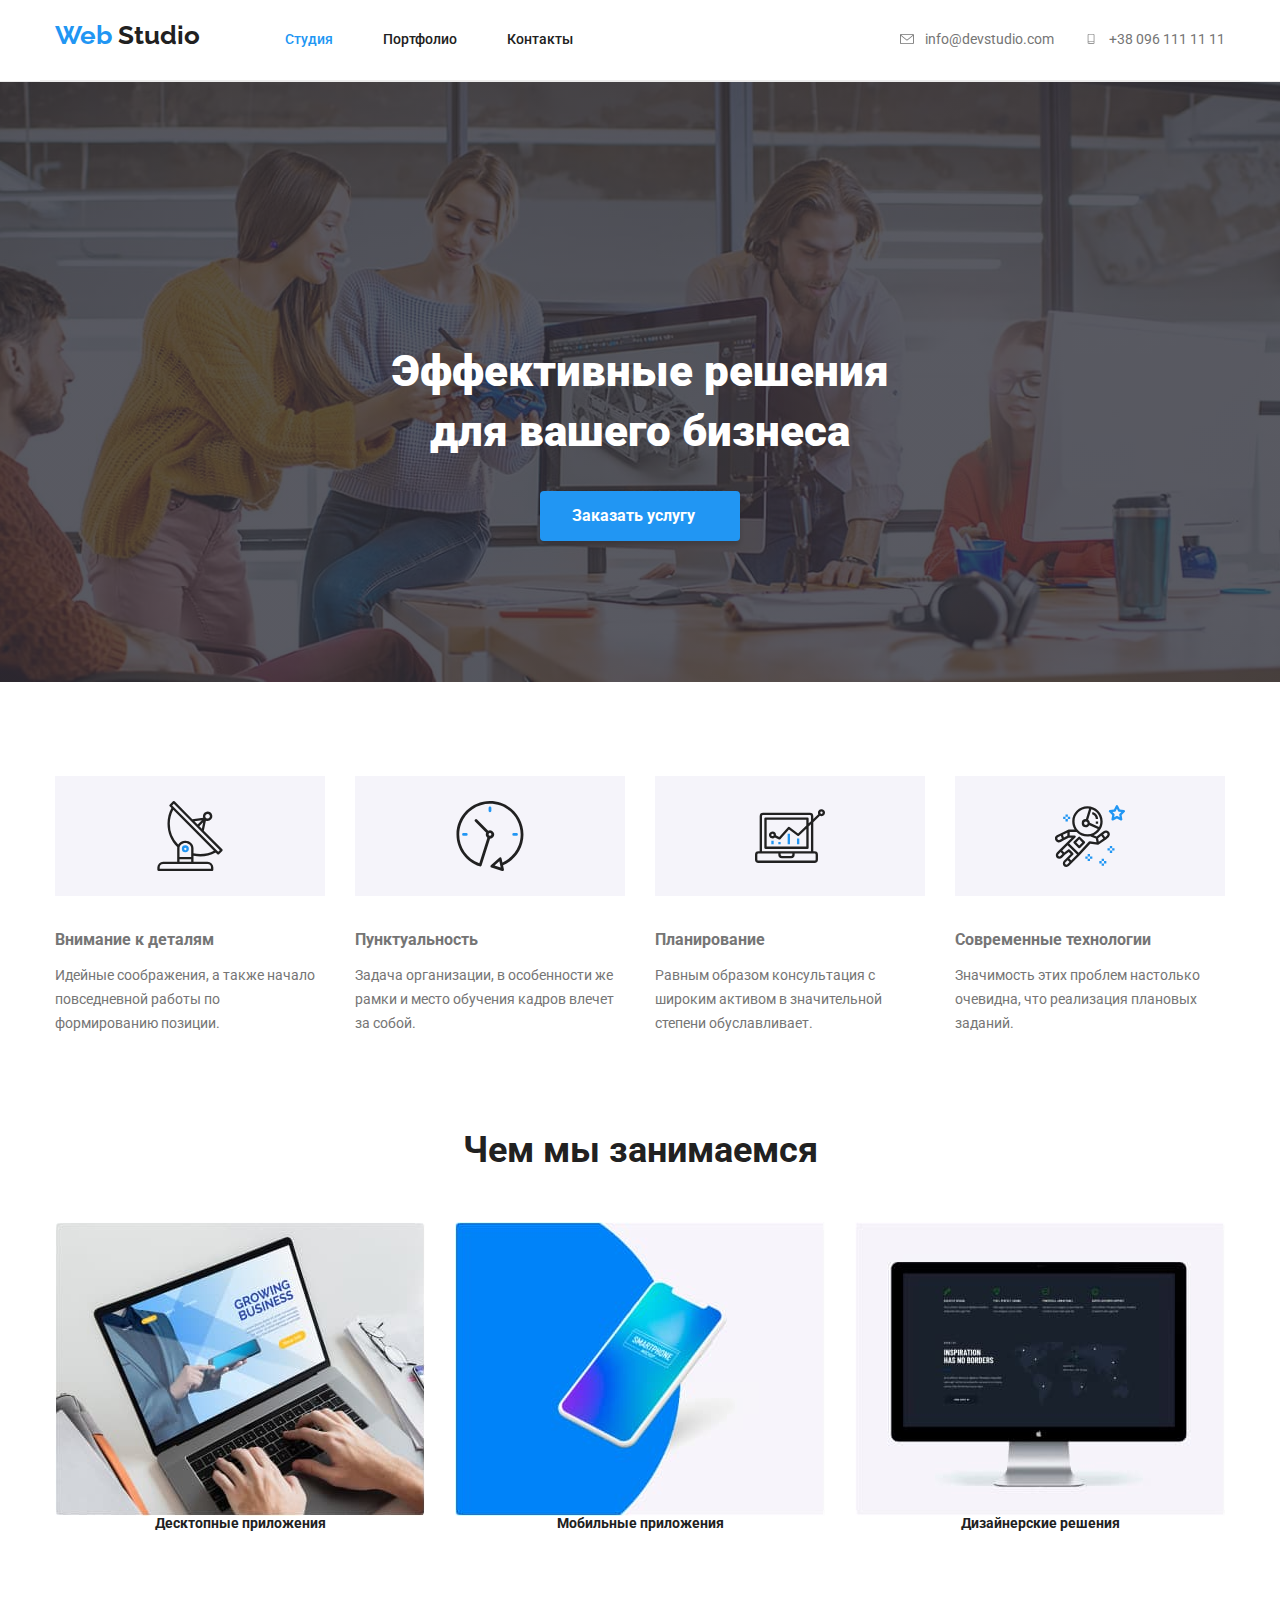
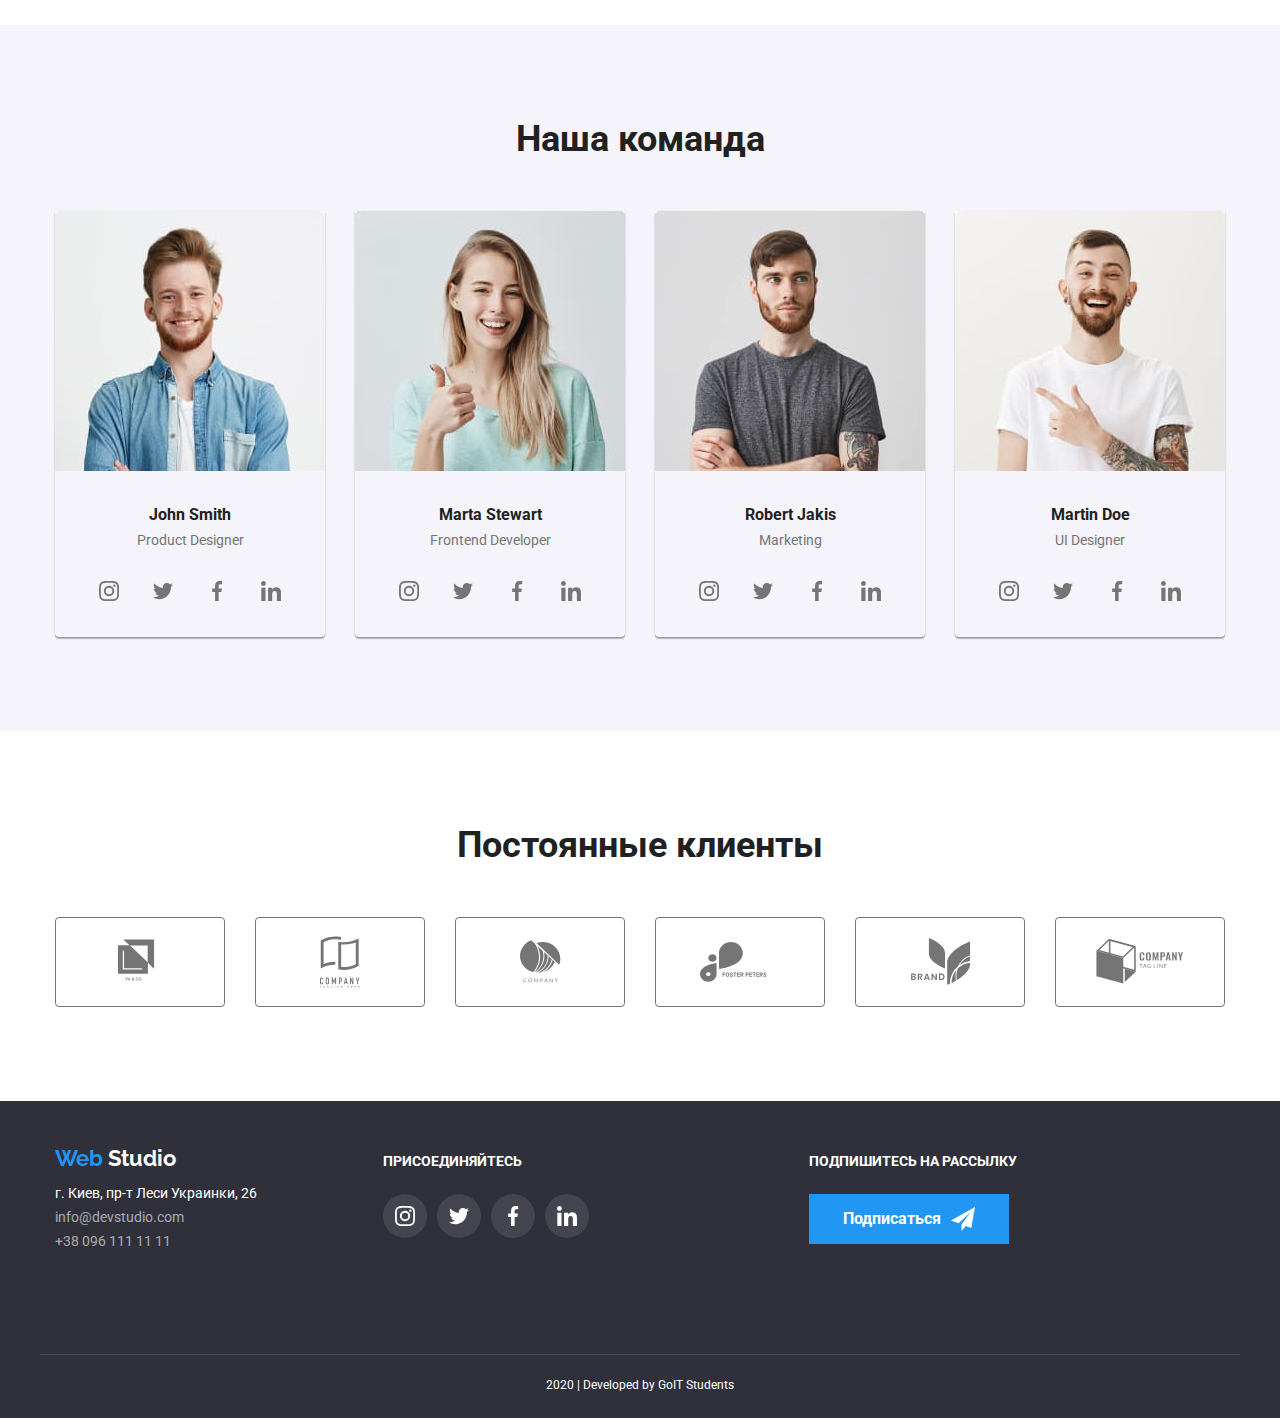
<file: index.html>
<!DOCTYPE html>
<html lang="ru">
  <head>
    <meta charset="UTF-8" />
    <meta name="viewport" content="width=device-width, initial-scale=1.0" />
    <title>Web studio</title>
    <link
      href="https://fonts.googleapis.com/css2?family=Raleway:wght@700&family=Roboto:wght@400;500;700&display=swap"
      rel="stylesheet"
    />
    <link rel="stylesheet" href="css/normalise.css" />
    <link rel="stylesheet" href="css/main.css" />
  </head>
  <body class="body">
    <header class="header">
      <div class="header container">
        <nav class="main-nav">
          <a class="logo" lang="en" href="/">
            <span class="first">Web</span> Studio</a
          >
          <ul class="site-nav list">
            <li class="item"><a class="link current" href="">Студия</a></li>
            <li class="item">
              <a class="link" href="./profile.html">Портфолио</a>
            </li>
            <li class="item"><a class="link" href="">Контакты</a></li>
          </ul>
        </nav>
        <ul class="list nav-contact">
          <li class="item">
            <a class="link mail" href="mailto:info@devstudio.com">
              <svg class="icon-mail">
                <use href="./images/symbol-defs.svg#icon-mail"></use>
              </svg>
              info@devstudio.com</a
            >
          </li>
          <li class="item">
            <a class="link tel" href="tel:+380961111111">
              <svg class="icon-phone">
                <use href="./images/symbol-defs.svg#icon-phone"></use>
              </svg>
              +38 096 111 11 11</a
            >
          </li>
        </ul>
      </div>
    </header>
    <main>
      <!--Hero-->
      <section class="hero-section overlay">
        <h1 class="hero-title">
          <br />Эффективные решения<br />
          для вашего бизнеса
        </h1>
        <a class="button primary" href="">Заказать услугу</a>
      </section>
      <!--Преимущества-->
      <section>
        <div class="container">
          <h2 class="feature-title visually-hidden">Преимущества</h2>
          <ul class="feature-list list">
            <li class="item">
              <div class="box-feature">
                <svg class="icon-feature">
                  <use href="./images/symbol-defs.svg#icon-antenna"></use>
                </svg>
              </div>
              <h3 class="feature-subtitle">Внимание к деталям</h3>
              <p>
                Идейные соображения, а также начало повседневной работы по
                формированию позиции.
              </p>
            </li>
            <li class="item">
              <div class="box-feature">
                <svg class="icon-feature">
                  <use href="./images/symbol-defs.svg#icon-clock"></use>
                </svg>
              </div>
              <h3 class="feature-subtitle">Пунктуальность</h3>
              <p>
                Задача организации, в особенности же рамки и место обучения
                кадров влечет за собой.
              </p>
            </li>
            <li class="item">
              <div class="box-feature">
                <svg class="icon-feature">
                  <use href="./images/symbol-defs.svg#icon-diagram"></use>
                </svg>
              </div>
              <h3 class="feature-subtitle">Планирование</h3>
              <p>
                Равным образом консультация с широким активом в значительной
                степени обуславливает.
              </p>
            </li>
            <li class="item">
              <div class="box-feature">
                <svg class="icon-feature">
                  <use href="./images/symbol-defs.svg#icon-astronaut"></use>
                </svg>
              </div>
              <h3 class="feature-subtitle">Современные технологии</h3>
              <p>
                Значимость этих проблем настолько очевидна, что реализация
                плановых заданий.
              </p>
            </li>
          </ul>
        </div>
      </section>
      <!--Чем мы занимаемся-->
      <section>
        <div class="work-section container">
          <h2 class="title second">Чем мы занимаемся</h2>
          <ul class="work-list list">
            <li class="cart-work">
              <a class="link" href="">
                <img
                  src="./images/laptop.jpg"
                  alt="ноутбук"
                  width="370"
                  height="294"
                />
                <h3 class="title third center">Десктопные приложения</h3>
              </a>
            </li>
            <li class="cart-work">
              <a class="link" href="">
                <img
                  src="./images/phone.jpg"
                  alt="телефон"
                  width="370"
                  height="294"
                />
                <h3 class="title third center">Мобильные приложения</h3>
              </a>
            </li>
            <li class="cart-work">
              <a class="link" href="">
                <img
                  src="./images/screem.jpg"
                  alt="монитор"
                  width="370"
                  height="294"
                />
                <h3 class="title third center">Дизайнерские решения</h3>
              </a>
            </li>
          </ul>
        </div>
      </section>
      <!--Наша команда-->
      <section class="team-section">
        <div class="team container">
          <h2 class="title second">Наша команда</h2>
          <ul class="team-list list" lang="en">
            <li class="cart-team item">
              <img
                src="./images/John-Smith.jpg"
                alt="John Smith"
                width="270"
                height="260"
              />
              <h3 class="title name center">John Smith</h3>
              <p class="center">Product Designer</p>
              <ul class="social-list list">
                <li>
                  <a
                    class="social-link"
                    href=""
                    aria-label="Ссылка на Instagram"
                  >
                    <svg class="icon-social-link">
                      <use href="./images/symbol-defs.svg#icon-instagram"></use>
                    </svg>
                  </a>
                </li>
                <li>
                  <a class="social-link" href="" aria-label="Ссылка на Twitter">
                    <svg class="icon-social-link">
                      <use
                        href="./images/symbol-defs.svg#icon-twitter"
                      ></use></svg
                  ></a>
                </li>
                <li>
                  <a
                    class="social-link"
                    href=""
                    aria-label="Ссылка на Facebook"
                  >
                    <svg class="icon-social-link">
                      <use
                        href="./images/symbol-defs.svg#icon-facebook"
                      ></use></svg
                  ></a>
                </li>
                <li>
                  <a
                    class="social-link linkedin"
                    href=""
                    aria-label="Ссылка на LinkedIn"
                  >
                    <svg class="icon-social-link">
                      <use
                        href="./images/symbol-defs.svg#icon-linkedin"
                      ></use></svg
                  ></a>
                </li>
              </ul>
            </li>
            <li class="cart-team item">
              <img
                src="./images/Marta-Stewart.jpg"
                alt="Marta Stewart"
                width="270"
                height="260"
              />
              <h3 class="title name center">Marta Stewart</h3>
              <p class="center">Frontend Developer</p>
              <ul class="social-list list">
                <li>
                  <a
                    class="social-link"
                    href=""
                    aria-label="Ссылка на Instagram"
                  >
                    <svg class="icon-social-link">
                      <use href="./images/symbol-defs.svg#icon-instagram"></use>
                    </svg>
                  </a>
                </li>
                <li>
                  <a class="social-link" href="" aria-label="Ссылка на Twitter">
                    <svg class="icon-social-link">
                      <use
                        href="./images/symbol-defs.svg#icon-twitter"
                      ></use></svg
                  ></a>
                </li>
                <li>
                  <a
                    class="social-link"
                    href=""
                    aria-label="Ссылка на Facebook"
                  >
                    <svg class="icon-social-link">
                      <use
                        href="./images/symbol-defs.svg#icon-facebook"
                      ></use></svg
                  ></a>
                </li>
                <li>
                  <a
                    class="social-link linkedin"
                    href=""
                    aria-label="Ссылка на LinkedIn"
                  >
                    <svg class="icon-social-link">
                      <use
                        href="./images/symbol-defs.svg#icon-linkedin"
                      ></use></svg
                  ></a>
                </li>
              </ul>
            </li>
            <li class="cart-team item">
              <img
                src="./images/Robert-Jakis.jpg"
                alt="Robert Jakis"
                width="270"
                height="260"
              />
              <h3 class="title name center">Robert Jakis</h3>
              <p class="center">Marketing</p>
              <ul class="social-list list">
                <li>
                  <a
                    class="social-link"
                    href=""
                    aria-label="Ссылка на Instagram"
                  >
                    <svg class="icon-social-link">
                      <use href="./images/symbol-defs.svg#icon-instagram"></use>
                    </svg>
                  </a>
                </li>
                <li>
                  <a class="social-link" href="" aria-label="Ссылка на Twitter">
                    <svg class="icon-social-link">
                      <use
                        href="./images/symbol-defs.svg#icon-twitter"
                      ></use></svg
                  ></a>
                </li>
                <li>
                  <a
                    class="social-link"
                    href=""
                    aria-label="Ссылка на Facebook"
                  >
                    <svg class="icon-social-link">
                      <use
                        href="./images/symbol-defs.svg#icon-facebook"
                      ></use></svg
                  ></a>
                </li>
                <li>
                  <a
                    class="social-link linkedin"
                    href=""
                    aria-label="Ссылка на LinkedIn"
                  >
                    <svg class="icon-social-link">
                      <use
                        href="./images/symbol-defs.svg#icon-linkedin"
                      ></use></svg
                  ></a>
                </li>
              </ul>
            </li>
            <li class="cart-team item">
              <img
                src="./images/Martin-Doe.jpg"
                alt="Martin Doe"
                width="270"
                height="260"
              />
              <h3 class="title name center">Martin Doe</h3>
              <p class="center">UI Designer</p>
              <ul class="social-list list">
                <li>
                  <a
                    class="social-link"
                    href=""
                    aria-label="Ссылка на Instagram"
                  >
                    <svg class="icon-social-link">
                      <use href="./images/symbol-defs.svg#icon-instagram"></use>
                    </svg>
                  </a>
                </li>
                <li>
                  <a class="social-link" href="" aria-label="Ссылка на Twitter">
                    <svg class="icon-social-link">
                      <use
                        href="./images/symbol-defs.svg#icon-twitter"
                      ></use></svg
                  ></a>
                </li>
                <li>
                  <a
                    class="social-link"
                    href=""
                    aria-label="Ссылка на Facebook"
                  >
                    <svg class="icon-social-link">
                      <use
                        href="./images/symbol-defs.svg#icon-facebook"
                      ></use></svg
                  ></a>
                </li>
                <li>
                  <a
                    class="social-link linkedin"
                    href=""
                    aria-label="Ссылка на LinkedIn"
                  >
                    <svg class="icon-social-link">
                      <use
                        href="./images/symbol-defs.svg#icon-linkedin"
                      ></use></svg
                  ></a>
                </li>
              </ul>
            </li>
          </ul>
        </div>
      </section>
      <section>
        <div class="client container">
          <h2 class="title second center">Постоянные клиенты</h2>
          <ul class="client-list list">
            <li>
              <a href="" class="link-client">
                <svg class="icon-client" width="44px" height="49px">
                  <use href="./images/symbol-defs.svg#icon-logo-1"></use>
                </svg>
              </a>
            </li>
            <li>
              <a href="" class="link-client">
                <svg class="icon-client" width="40px" height="52px">
                  <use href="./images/symbol-defs.svg#icon-logo-2"></use>
                </svg>
              </a>
            </li>
            <li>
              <a href="" class="link-client">
                <svg class="icon-client" width="41px" height="43px">
                  <use href="./images/symbol-defs.svg#icon-logo-3"></use>
                </svg>
              </a>
            </li>
            <li>
              <a href="" class="link-client">
                <svg class="icon-client" width="80px" height="42px">
                  <use href="./images/symbol-defs.svg#icon-logo-4"></use>
                </svg>
              </a>
            </li>
            <li>
              <a href="" class="link-client">
                <svg class="icon-client" width="59px" height="47px">
                  <use href="./images/symbol-defs.svg#icon-logo-5"></use>
                </svg>
              </a>
            </li>
            <li>
              <a href="" class="link-client">
                <svg class="icon-client" width="88px" height="45px">
                  <use href="./images/symbol-defs.svg#icon-logo-6"></use>
                </svg>
              </a>
            </li>
          </ul>
        </div>
      </section>
    </main>
    <footer class="page-footer">
      <div class="footer-box container">
        <address class="address-footer">
          <a class="logo-footer" lang="en" href="/">
            <span class="first">Web</span> Studio</a
          >
          г. Киев, пр-т Леси Украинки, 26
          <a class="link contact-footer" href="mailto:info@devstudio.com"
            >info@devstudio.com</a
          >
          <a class="link contact-footer" href="tel:+380961111111"
            >+38 096 111 11 11</a
          >
        </address>
        <div class="item">
          <p><b>ПРИСОЕДИНЯЙТЕСЬ</b></p>
          <ul class="footer-social list">
            <li>
              <a
                class="footer-link social-link"
                href=""
                aria-label="Ссылка на Instagram"
              >
                <svg class="footer-icon icon-social-link">
                  <use href="./images/symbol-defs.svg#icon-instagram"></use>
                </svg>
              </a>
            </li>
            <li>
              <a
                class="footer-link social-link"
                href=""
                aria-label="Ссылка на Twitter"
              >
                <svg class="footer-icon icon-social-link">
                  <use href="./images/symbol-defs.svg#icon-twitter"></use></svg
              ></a>
            </li>
            <li>
              <a
                class="footer-link social-link"
                href=""
                aria-label="Ссылка на Facebook"
              >
                <svg class="footer-icon icon-social-link">
                  <use href="./images/symbol-defs.svg#icon-facebook"></use></svg
              ></a>
            </li>
            <li>
              <a
                class="footer-link social-link linkedin"
                href=""
                aria-label="Ссылка на LinkedIn"
              >
                <svg class="footer-icon icon-social-link">
                  <use href="./images/symbol-defs.svg#icon-linkedin"></use></svg
              ></a>
            </li>
          </ul>
        </div>
        <div class="item">
          <p class="footer-title"><b>ПOДПИШИТЕСЬ НА РАССЫЛКУ</b></p>
          <p class="button secondary">
            Подписаться
            <svg class="icon-letter">
              <use href="./images/symbol-defs.svg#icon-letter"></use>
            </svg>
          </p>
        </div>
      </div>
      <p class="copyright center">2020 | Developed by GoIT Students</p>
    </footer>
  </body>
</html>
</file>
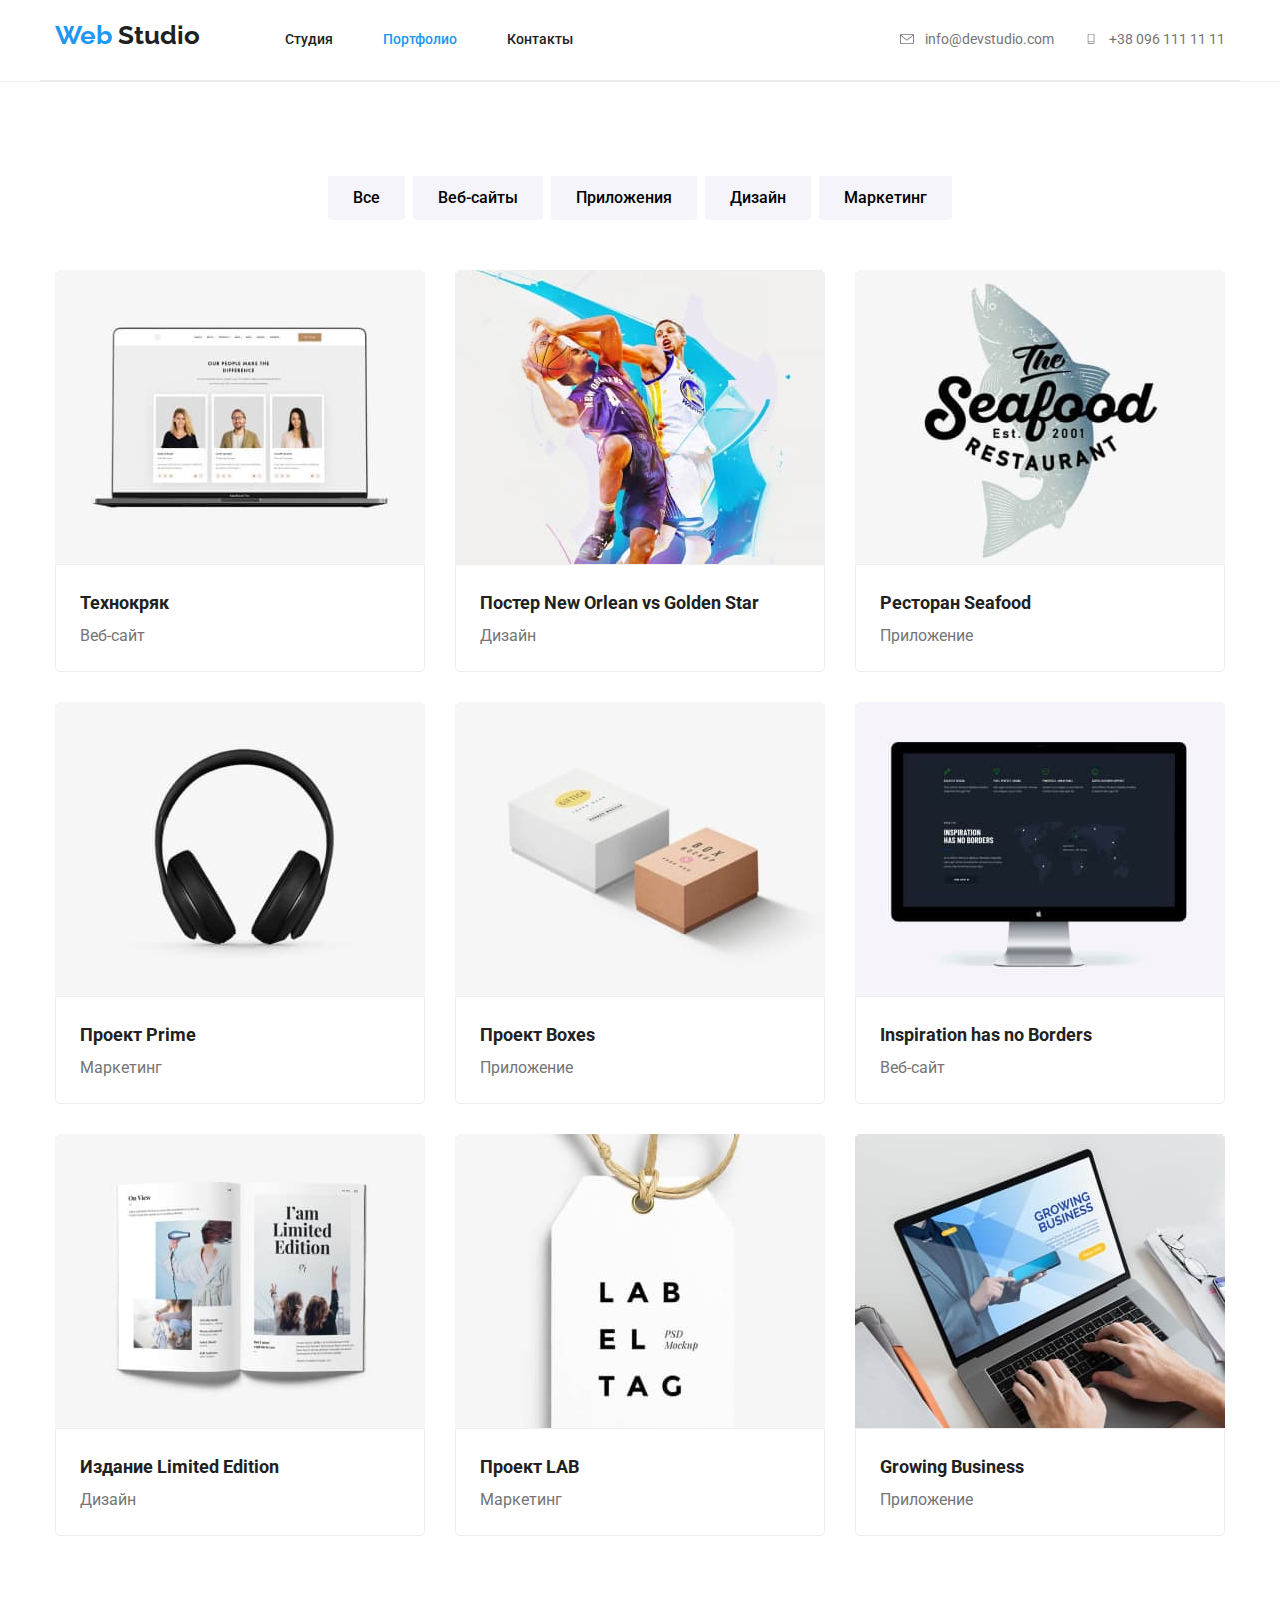
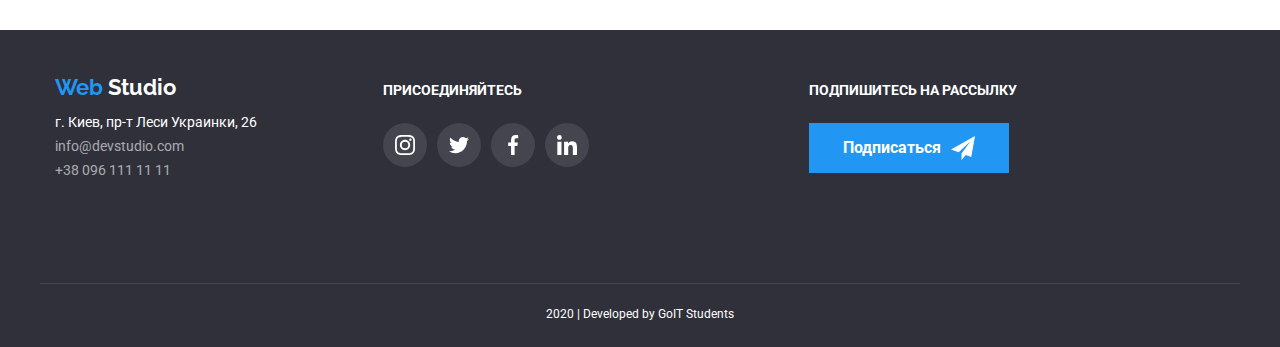
<file: profile.html>
<!DOCTYPE html>
<html lang="ru">
  <head>
    <meta charset="UTF-8" />
    <meta name="viewport" content="width=device-width, initial-scale=1.0" />
    <title>Web studio</title>
    <link
      href="https://fonts.googleapis.com/css2?family=Raleway:wght@700&family=Roboto:wght@400;500;700&display=swap"
      rel="stylesheet"
    />
    <link rel="stylesheet" href="css/normalise.css" />
    <link rel="stylesheet" href="css/main.css" />
  </head>
  <body>
    <header class="header">
      <div class="header container">
        <nav class="main-nav">
          <a class="logo" lang="en" href="/">
            <span class="first">Web</span> Studio</a
          >
          <ul class="site-nav list">
            <li class="item">
              <a class="link" href="./index.html"> Студия</a>
            </li>
            <li class="item"><a class="link current" href="">Портфолио</a></li>
            <li class="item"><a class="link" href="">Контакты</a></li>
          </ul>
        </nav>
        <ul class="list nav-contact">
          <li class="item">
            <a class="link mail" href="mailto:info@devstudio.com">
              <svg class="icon-mail">
                <use href="./images/symbol-defs.svg#icon-mail"></use>
              </svg>
              info@devstudio.com</a
            >
          </li>
          <li class="item">
            <a class="link tel" href="tel:+380961111111">
              <svg class="icon-phone">
                <use href="./images/symbol-defs.svg#icon-phone"></use>
              </svg>
              +38 096 111 11 11</a
            >
          </li>
        </ul>
      </div>
    </header>
    <main>
      <section>
        <div class="container">
          <h1 class="visually-hidden">Проекты Веб Студии</h1>
          <!--Фильтры-->
          <ul class="filter-list list center">
            <li class="item">
              <button class="menu-nav" type="button">Все</button>
            </li>
            <li class="item">
              <button class="menu-nav" type="button">Веб-сайты</button>
            </li>
            <li class="item">
              <button class="menu-nav" type="button">Приложения</button>
            </li>
            <li class="item">
              <button class="menu-nav" type="button">Дизайн</button>
            </li>
            <li class="item">
              <button class="menu-nav" type="button">Маркетинг</button>
            </li>
          </ul>
          <!--Проекты-->
          <ul class="project-list list">
            <li class="item">
              <a class="link" href="">
                <img src="./images/project-1.jpg" alt="проект-1" />
                <div class="portfolio-discription">
                  <h2 class="project-title">Технокряк</h2>
                  <p class="text-menu">Веб-сайт</p>
                  <p class="project-text visually-hidden">
                    Технокряк это современная площадка распространения
                    коронавируса. Компании используют эту платформу для
                    цифрового шпионажа и атак на защищённые сервера конкурентов.
                  </p>
                </div>
              </a>
            </li>
            <li class="item">
              <a class="link" href=""
                ><img src="./images/project-2.jpg" alt="проект-2" />
                <div class="portfolio-discription">
                  <h2 class="project-title">
                    Постер New Orlean vs Golden Star
                  </h2>
                  <p class="text-menu">Дизайн</p>
                  <p class="project-text visually-hidden">
                    Технокряк это современная площадка распространения
                    коронавируса. Компании используют эту платформу для
                    цифрового шпионажа и атак на защищённые сервера конкурентов.
                  </p>
                </div>
              </a>
            </li>
            <li class="item">
              <a class="link" href=""
                ><img src="./images/project-3.jpg" alt="проект-3" />
                <div class="portfolio-discription">
                  <h2 class="project-title">Ресторан Seafood</h2>
                  <p class="text-menu">Приложение</p>
                  <p class="project-text visually-hidden">
                    Технокряк это современная площадка распространения
                    коронавируса. Компании используют эту платформу для
                    цифрового шпионажа и атак на защищённые сервера конкурентов.
                  </p>
                </div>
              </a>
            </li>
            <li class="item">
              <a class="link" href=""
                ><img src="./images/project-4.jpg" alt="проект-4" />
                <div class="portfolio-discription">
                  <h2 class="project-title">Проект Prime</h2>
                  <p class="text-menu">Маркетинг</p>
                  <p class="project-text visually-hidden">
                    Технокряк это современная площадка распространения
                    коронавируса. Компании используют эту платформу для
                    цифрового шпионажа и атак на защищённые сервера конкурентов.
                  </p>
                </div>
              </a>
            </li>
            <li class="item">
              <a class="link" href=""
                ><img src="./images/project-5.jpg" alt="проект-5" />
                <div class="portfolio-discription">
                  <h2 class="project-title">Проект Boxes</h2>
                  <p class="text-menu">Приложение</p>
                  <p class="project-text visually-hidden">
                    Технокряк это современная площадка распространения
                    коронавируса. Компании используют эту платформу для
                    цифрового шпионажа и атак на защищённые сервера конкурентов.
                  </p>
                </div>
              </a>
            </li>
            <li class="item">
              <a class="link" href=""
                ><img src="./images/project-6.jpg" alt="проект-6" />
                <div class="portfolio-discription">
                  <h2 class="project-title">Inspiration has no Borders</h2>
                  <p class="text-menu">Веб-сайт</p>
                  <p class="project-text visually-hidden">
                    Технокряк это современная площадка распространения
                    коронавируса. Компании используют эту платформу для
                    цифрового шпионажа и атак на защищённые сервера конкурентов.
                  </p>
                </div>
              </a>
            </li>
            <li class="item">
              <a class="link" href=""
                ><img src="./images/project-7.jpg" alt="проект-7" />
                <div class="portfolio-discription">
                  <h2 class="project-title">Издание Limited Edition</h2>
                  <p class="text-menu">Дизайн</p>
                  <p class="project-text visually-hidden">
                    Технокряк это современная площадка распространения
                    коронавируса. Компании используют эту платформу для
                    цифрового шпионажа и атак на защищённые сервера конкурентов.
                  </p>
                </div>
              </a>
            </li>
            <li class="item">
              <a class="link" href=""
                ><img src="./images/project-8.jpg" alt="проект-8" />
                <div class="portfolio-discription">
                  <h2 class="project-title">Проект LAB</h2>
                  <p class="text-menu">Маркетинг</p>
                  <p class="project-text visually-hidden">
                    Технокряк это современная площадка распространения
                    коронавируса. Компании используют эту платформу для
                    цифрового шпионажа и атак на защищённые сервера конкурентов.
                  </p>
                </div>
              </a>
            </li>
            <li class="item">
              <a class="link" href=""
                ><img src="./images/project-9.jpg" alt="проект-9" />
                <div class="portfolio-discription">
                  <h2 class="project-title">Growing Business</h2>
                  <p class="text-menu">Приложение</p>
                  <p class="project-text visually-hidden">
                    Технокряк это современная площадка распространения
                    коронавируса. Компании используют эту платформу для
                    цифрового шпионажа и атак на защищённые сервера конкурентов.
                  </p>
                </div>
              </a>
            </li>
          </ul>
        </div>
      </section>
    </main>
    <footer class="page-footer">
      <div class="footer-box container">
        <address class="address-footer">
          <a class="logo-footer" lang="en" href="/">
            <span class="first">Web</span> Studio</a
          >
          г. Киев, пр-т Леси Украинки, 26
          <a class="link contact-footer" href="mailto:info@devstudio.com"
            >info@devstudio.com</a
          >
          <a class="link contact-footer" href="tel:+380961111111"
            >+38 096 111 11 11</a
          >
        </address>
        <div class="item">
          <p><b>ПРИСОЕДИНЯЙТЕСЬ</b></p>
          <ul class="footer-social list">
            <li>
              <a
                class="footer-link social-link"
                href=""
                aria-label="Ссылка на Instagram"
              >
                <svg class="footer-icon icon-social-link">
                  <use href="./images/symbol-defs.svg#icon-instagram"></use>
                </svg>
              </a>
            </li>
            <li>
              <a
                class="footer-link social-link"
                href=""
                aria-label="Ссылка на Twitter"
              >
                <svg class="footer-icon icon-social-link">
                  <use href="./images/symbol-defs.svg#icon-twitter"></use></svg
              ></a>
            </li>
            <li>
              <a
                class="footer-link social-link"
                href=""
                aria-label="Ссылка на Facebook"
              >
                <svg class="footer-icon icon-social-link">
                  <use href="./images/symbol-defs.svg#icon-facebook"></use></svg
              ></a>
            </li>
            <li>
              <a
                class="footer-link social-link linkedin"
                href=""
                aria-label="Ссылка на LinkedIn"
              >
                <svg class="footer-icon icon-social-link">
                  <use href="./images/symbol-defs.svg#icon-linkedin"></use></svg
              ></a>
            </li>
          </ul>
        </div>
        <div class="item">
          <p class="footer-title"><b>ПOДПИШИТЕСЬ НА РАССЫЛКУ</b></p>
          <p class="button secondary">
            Подписаться
            <svg class="icon-letter">
              <use href="./images/symbol-defs.svg#icon-letter"></use>
            </svg>
          </p>
        </div>
      </div>
      <p class="copyright center">2020 | Developed by GoIT Students</p>
    </footer>
  </body>
</html>
</file>
<file: css/main.css>
html {
  box-sizing: border-box;
}

*,
*::before,
*::after {
  box-sizing: inherit;
}

:root {
  --accent-color: #2196f3;
  --title-color: #212121;
  --primary-text-color: #757575;
  --footer-color: #000000;
  --primary-white-color: #ffffff;
  --footer-black-color: #2f303a;
  --accent-background-color: #f5f4fa;
}

body {
  margin: 0;
  background-color: var(--primary-white-color);
  color: var(--primary-text-color);

  font-family: Roboto, sans-serif;
  font-style: normal;
  font-weight: normal;
  font-size: 14px;
  line-height: 1.71;
}
.list {
  list-style: none;
  padding: 0;
  margin: 0;
}

.container {
  width: 1200px;
  padding-left: 15px;
  padding-right: 15px;
  margin-left: auto;
  margin-right: auto;
}

img {
  display: block;
  max-width: 100%;
  height: auto;
}

p {
  margin: 0;
}

.center {
  text-align: center;
}

.visually-hidden {
  position: absolute !important;
  height: 1px;
  width: 1px;
  overflow: hidden;
  clip: rect(1px 1px 1px 1px); /* IE6, IE7 */
  clip: rect(1px, 1px, 1px, 1px);
  white-space: nowrap; /* added line */
}

/* button */
.button {
  background-color: var(--accent-color);
  color: var(--primary-white-color);
  text-decoration: none;

  font-weight: bold;
  font-size: 16px;
  line-height: 1.88;

  width: 200px;
  height: 50px;
}

.link {
  text-decoration: none;
}

.title {
  color: var(--title-color);
  font-style: normal;
  font-weight: bold;
  margin: 0;
}

.link .title.third {
  font-weight: bold;
  font-size: 14px;
  line-height: 1.14;
}

/* site-nav */
.header {
  border-bottom: 1px solid #ececec;
}
.main-nav {
  display: flex;
  align-items: baseline;
}
.header.container {
  display: flex;
  align-items: baseline;
  margin-bottom: 0px;
}
.site-nav.list {
  font-weight: 500;
  font-size: 14px;
  line-height: 1.14;
  display: flex;
  margin-left: 85px;
}

.site-nav .item:not(:last-child) {
  margin-right: 50px;
}

.site-nav .link {
  display: block;
  padding-top: 32px;
  padding-bottom: 32px;
  color: var(--title-color);

  font-family: Roboto;
  font-style: normal;
  font-weight: 500;
  font-size: 14px;
  line-height: 1, 14;
}

.site-nav .link:hover,
.site-nav .link:focus {
  color: var(--accent-color);
  cursor: pointer;
}

.site-nav .link.current {
  color: var(--accent-color);
}

/* Logo */

.logo {
  color: var(--title-color);
  text-decoration: none;

  font-family: Raleway, sans-serif;
  font-style: normal;
  font-weight: bold;
  font-size: 26px;
  line-height: 1.19;
}

.first {
  color: var(--accent-color);
}

/* Контакты */

.list.nav-contact {
  display: flex;
  margin-left: auto;
}

.nav-contact .item:not(:last-child) {
  margin-right: 30px;
}

.mail {
  color: var(--primary-text-color);
}

.tel {
  color: var(--primary-text-color);
}

.mail:hover,
.mail:focus {
  color: var(--accent-color);
  cursor: pointer;
}

.tel:hover,
.tel:focus {
  color: var(--accent-color);
  cursor: pointer;
}
.icon-mail {
  width: 14px;
  height: 10px;
  margin-right: 8px;
  fill: currentColor;
}
.icon-mail:hover,
.icon-mail:focus {
  color: var(--accent-color);
  cursor: pointer;
}

.icon-phone {
  width: 14px;
  height: 10px;
  margin-right: 8px;
  fill: currentColor;
}

.icon-phone:hover,
.icon-phone:focus {
  color: var(--accent-color);
  cursor: pointer;
}
/* Hero */
.hero-section {
  padding-top: 200px;
  padding-bottom: 200px;
}

.overlay {
  height: 600px;
  max-width: 1600px;
  margin-left: auto;
  margin-right: auto;
  background-color: rgb(47, 48, 58);
  background-image: linear-gradient(
      to right,
      rgba(47, 48, 58, 0.8),
      rgba(47, 48, 58, 0.8)
    ),
    url(../images/Hero.jpg);
  background-repeat: no-repeat;
  background-size: cover;
  background-position: center;
}

.hero-title {
  color: var(--primary-white-color);
  margin: 0px;
  padding: 0;
  font-weight: 900;
  font-size: 44px;
  line-height: 1.36;
  text-align: center;
}

.button.primary {
  display: block;
  margin-left: auto;
  margin-right: auto;
  padding: 10px 32px;
  box-shadow: 0px 4px 4px rgba(0, 0, 0, 0.15);
  border-radius: 4px;
  margin-top: 30px;
}

/* Преимущества */
.feature-list.list {
  display: flex;
  padding-top: 94px;
  padding-bottom: 94px;
}

.feature-list .item {
  width: 270px;
}

.feature-list .item:not(:last-child) {
  margin-right: 30px;
}

.feature-subtitle {
  padding-top: 30px;
  padding-bottom: 10px;
  margin: 0;
}

.box-feature {
  display: flex;
  justify-content: center;
  align-items: center;
  height: 120px;
  background-position: center;
  background-repeat: no-repeat;
  background-color: #f5f4fa;
}

.icon-feature {
  width: 70px;
  height: 70px;
}

/* Чем мы занимаемся */

.work-section {
  padding-top: 0;
}

.title.second {
  font-size: 36px;
  line-height: 1.16;
  text-align: center;
  margin-bottom: 50px;
}

.work-list.list {
  display: flex;
  padding-bottom: 94px;
}
.cart-work {
  width: 370px;
}

.cart-work:not(:last-child) {
  margin-right: 30px;
}

/* Наша команда */

.team-section {
  background-color: #f5f4fa;
}

.team.container {
  padding-top: 94px;
  padding-bottom: 94px;
}

.social-list.list {
  display: flex;
  justify-content: space-between;
  padding-bottom: 24px;
  padding-top: 16px;
  padding-left: 32px;
  padding-right: 32px;
}

.team-list.list {
  display: flex;
}

.cart-team.item:not(:last-child) {
  margin-right: 30px;
}

.cart-team {
  width: 370px;
  box-shadow: 0px 2px 1px rgba(0, 0, 0, 0.2), 0px 1px 1px rgba(0, 0, 0, 0.14),
    0px 1px 3px rgba(0, 0, 0, 0.12);
  border-radius: 0px 0px 4px 4px;
  overflow: hidden;
}

.cart-team.item:not(:last-child) {
  margin-right: 30px;
}

.social-link {
  display: flex;
  justify-content: center;

  color: var(--primary-text-color);
  text-decoration: none;
  width: 44px;
  height: 44px;
  margin-right: 10px;
  background-color: var(--accent-background-color);
  border-radius: 50%;
}

.social-link:hover,
.social-link:focus {
  color: var(--accent-color);
  background-color: var(--accent-color);
  cursor: pointer;
}

.icon-social-link {
  display: flex;
  align-self: center;
  width: 20px;
  height: 20px;
  fill: var(--primary-text-color);
}

.social-link:hover .icon-social-link,
.social-link:focus .icon-social-link {
  fill: var(--primary-white-color);
}

.social-link.linkedin {
  margin-right: 0;
}

.title.name {
  text-align: center;
  padding-top: 30px;
}

/*Постоянные клиенты*/
.client.container {
  padding-top: 94px;
  padding-bottom: 94px;
}

.client-list.list {
  display: flex;
  justify-content: space-between;
}

.link-client {
  display: flex;
  justify-content: center;
  align-items: center;
  width: 170px;
  height: 90px;
  border: 1px solid var(--primary-text-color);
  box-sizing: border-box;
  border-radius: 4px;
  fill: var(--primary-text-color);
}

.link-client:hover,
.link-client:focus {
  border: 1px solid var(--accent-color);
  box-sizing: border-box;
  border-radius: 4px;
  fill: var(--accent-color);
  cursor: pointer;
}

/*Footer*/

.page-footer {
  color: var(--primary-white-color);
  background-color: var(--footer-black-color);

  font-family: Roboto, sans-serif;
  font-style: normal;
  font-weight: normal;
  font-size: 14px;
  line-height: 1.71;
}

.footer-box {
  display: flex;
  padding-top: 45px;
  align-items: baseline;
  justify-content: space-between;
  border-bottom: 1px solid rgba(255, 255, 255, 0.1);
}

.logo-footer {
  color: var(--primary-white-color);
  font-family: Raleway, sans-serif;
  font-style: normal;
  font-weight: bold;
  font-size: 22px;
  line-height: 1.18;
  text-decoration: none;
  padding-bottom: 10px;
}

.logo-footer .first {
  color: var(--accent-color);
}

.address-footer {
  font-style: normal;
  display: flex;
  flex-direction: column;
}

.contact-footer {
  color: rgba(255, 255, 255, 0.6);
}

.contact-footer:hover,
.contact-footer:focus {
  color: var(--accent-color);
  cursor: pointer;
}

.footer-box .item:nth-child(1) {
  margin-right: 69px;
}

.footer-box .item:nth-child(2) {
  margin-right: 94px;
  margin-left: 0;
}

.footer-social.list {
  display: flex;
  justify-content: center;
  align-items: center;
  list-style: none;
  margin-top: 20px;
  margin-bottom: 74px;
  padding: 0;
}

.footer-link.social-link {
  background-color: rgba(255, 255, 255, 0.1);
}

.footer-icon.icon-social-link {
  fill: var(--primary-white-color);
}

.footer-link.social-link:hover,
.footer-link.social-link:focus {
  background-color: var(--accent-color);
  fill: var(--accent-color);
  cursor: pointer;
}

.footer-social.link .item:not(:last-child) {
  margin-right: 10px;
}

.button.secondary {
  display: flex;
  justify-content: center;
  align-items: center;
  text-align: center;
  margin-top: 20px;
  margin-right: 216px;
  margin-bottom: 110px;
}
.icon-letter {
  width: 24px;
  height: 24px;
  margin-left: 10px;
}

.copyright {
  font-size: 12px;
  line-height: 2;
  padding-bottom: 21px;
  padding-top: 18px;
  padding-bottom: 21px;
}

/* CSS Портфолио */

/* Фильтры */

.filter-list.list {
  display: flex;
  justify-content: center;
  padding-top: 94px;
  margin-bottom: 50px;
  list-style: none;
}

.filter-list .item:not(:last-child) {
  margin-right: 8px;
}

.menu-nav {
  background-color: #f5f4fa;

  font-weight: 500;
  font-size: 16px;
  line-height: 1.63;
  border: solid #f5f4fa;
  border-radius: 0px 0px 4px 4px;
  padding: 6px 22px;
}

.menu-nav:hover,
.menu-nav:focus {
  background-color: var(--accent-color);
  color: var(--primary-white-color);
  cursor: pointer;
}

/* Проекты */

.project-list {
  display: flex;
  flex-wrap: wrap;
  list-style: none;
  padding-bottom: 94px;
}

.project-list .item {
  width: calc((100% - 30px * 2) / 3);
  margin-right: 30px;
  margin-bottom: 30px;
}

.project-list .item:nth-child(3n) {
  margin-right: 0;
}
.project-list .item:nth-last-child(-n + 3) {
  margin-bottom: 0;
}

.project-title {
  color: var(--title-color);
  font-weight: bold;
  font-size: 18px;
  line-height: 2;
  margin: 0;
}

.text-menu {
  color: var(--primary-text-color);
  font-weight: normal;
  font-size: 16px;
  line-height: 1.88;
}

.project-text {
  color: var(--primary-text-color);
  font-size: 18px;
  line-height: 1.56;
}

.portfolio-discription {
  padding: 20px 24px;
  border: 1px solid #eeeeee;
  border-bottom-right-radius: 5px;
  border-bottom-left-radius: 5px;
}

.project-list .item:hover {
  box-shadow: 1px 4px 6px rgba(0, 0, 0, 0.16), 0px 4px 4px rgba(0, 0, 0, 0.06),
    0px 1px 1px rgba(0, 0, 0, 0.12);
  cursor: pointer;
}
</file>
<file: css/normalise.css>
/*! normalize.css v8.0.1 | MIT License | github.com/necolas/normalize.css */

/* Document
   ========================================================================== */

/**
 * 1. Correct the line height in all browsers.
 * 2. Prevent adjustments of font size after orientation changes in iOS.
 */

 html {
    line-height: 1.15; /* 1 */
    -webkit-text-size-adjust: 100%; /* 2 */
  }
  
  /* Sections
     ========================================================================== */
  
  /**
   * Remove the margin in all browsers.
   */
  
  body {
    margin: 0;
  }
  
  /**
   * Render the `main` element consistently in IE.
   */
  
  main {
    display: block;
  }
  
  /**
   * Correct the font size and margin on `h1` elements within `section` and
   * `article` contexts in Chrome, Firefox, and Safari.
   */
  
  h1 {
    font-size: 2em;
    margin: 0.67em 0;
  }
  
  /* Grouping content
     ========================================================================== */
  
  /**
   * 1. Add the correct box sizing in Firefox.
   * 2. Show the overflow in Edge and IE.
   */
  
  hr {
    box-sizing: content-box; /* 1 */
    height: 0; /* 1 */
    overflow: visible; /* 2 */
  }
  
  /**
   * 1. Correct the inheritance and scaling of font size in all browsers.
   * 2. Correct the odd `em` font sizing in all browsers.
   */
  
  pre {
    font-family: monospace, monospace; /* 1 */
    font-size: 1em; /* 2 */
  }
  
  /* Text-level semantics
     ========================================================================== */
  
  /**
   * Remove the gray background on active links in IE 10.
   */
  
  a {
    background-color: transparent;
  }
  
  /**
   * 1. Remove the bottom border in Chrome 57-
   * 2. Add the correct text decoration in Chrome, Edge, IE, Opera, and Safari.
   */
  
  abbr[title] {
    border-bottom: none; /* 1 */
    text-decoration: underline; /* 2 */
    text-decoration: underline dotted; /* 2 */
  }
  
  /**
   * Add the correct font weight in Chrome, Edge, and Safari.
   */
  
  b,
  strong {
    font-weight: bolder;
  }
  
  /**
   * 1. Correct the inheritance and scaling of font size in all browsers.
   * 2. Correct the odd `em` font sizing in all browsers.
   */
  
  code,
  kbd,
  samp {
    font-family: monospace, monospace; /* 1 */
    font-size: 1em; /* 2 */
  }
  
  /**
   * Add the correct font size in all browsers.
   */
  
  small {
    font-size: 80%;
  }
  
  /**
   * Prevent `sub` and `sup` elements from affecting the line height in
   * all browsers.
   */
  
  sub,
  sup {
    font-size: 75%;
    line-height: 0;
    position: relative;
    vertical-align: baseline;
  }
  
  sub {
    bottom: -0.25em;
  }
  
  sup {
    top: -0.5em;
  }
  
  /* Embedded content
     ========================================================================== */
  
  /**
   * Remove the border on images inside links in IE 10.
   */
  
  img {
    border-style: none;
  }
  
  /* Forms
     ========================================================================== */
  
  /**
   * 1. Change the font styles in all browsers.
   * 2. Remove the margin in Firefox and Safari.
   */
  
  button,
  input,
  optgroup,
  select,
  textarea {
    font-family: inherit; /* 1 */
    font-size: 100%; /* 1 */
    line-height: 1.15; /* 1 */
    margin: 0; /* 2 */
  }
  
  /**
   * Show the overflow in IE.
   * 1. Show the overflow in Edge.
   */
  
  button,
  input { /* 1 */
    overflow: visible;
  }
  
  /**
   * Remove the inheritance of text transform in Edge, Firefox, and IE.
   * 1. Remove the inheritance of text transform in Firefox.
   */
  
  button,
  select { /* 1 */
    text-transform: none;
  }
  
  /**
   * Correct the inability to style clickable types in iOS and Safari.
   */
  
  button,
  [type="button"],
  [type="reset"],
  [type="submit"] {
    -webkit-appearance: button;
  }
  
  /**
   * Remove the inner border and padding in Firefox.
   */
  
  button::-moz-focus-inner,
  [type="button"]::-moz-focus-inner,
  [type="reset"]::-moz-focus-inner,
  [type="submit"]::-moz-focus-inner {
    border-style: none;
    padding: 0;
  }
  
  /**
   * Restore the focus styles unset by the previous rule.
   */
  
  button:-moz-focusring,
  [type="button"]:-moz-focusring,
  [type="reset"]:-moz-focusring,
  [type="submit"]:-moz-focusring {
    outline: 1px dotted ButtonText;
  }
  
  /**
   * Correct the padding in Firefox.
   */
  
  fieldset {
    padding: 0.35em 0.75em 0.625em;
  }
  
  /**
   * 1. Correct the text wrapping in Edge and IE.
   * 2. Correct the color inheritance from `fieldset` elements in IE.
   * 3. Remove the padding so developers are not caught out when they zero out
   *    `fieldset` elements in all browsers.
   */
  
  legend {
    box-sizing: border-box; /* 1 */
    color: inherit; /* 2 */
    display: table; /* 1 */
    max-width: 100%; /* 1 */
    padding: 0; /* 3 */
    white-space: normal; /* 1 */
  }
  
  /**
   * Add the correct vertical alignment in Chrome, Firefox, and Opera.
   */
  
  progress {
    vertical-align: baseline;
  }
  
  /**
   * Remove the default vertical scrollbar in IE 10+.
   */
  
  textarea {
    overflow: auto;
  }
  
  /**
   * 1. Add the correct box sizing in IE 10.
   * 2. Remove the padding in IE 10.
   */
  
  [type="checkbox"],
  [type="radio"] {
    box-sizing: border-box; /* 1 */
    padding: 0; /* 2 */
  }
  
  /**
   * Correct the cursor style of increment and decrement buttons in Chrome.
   */
  
  [type="number"]::-webkit-inner-spin-button,
  [type="number"]::-webkit-outer-spin-button {
    height: auto;
  }
  
  /**
   * 1. Correct the odd appearance in Chrome and Safari.
   * 2. Correct the outline style in Safari.
   */
  
  [type="search"] {
    -webkit-appearance: textfield; /* 1 */
    outline-offset: -2px; /* 2 */
  }
  
  /**
   * Remove the inner padding in Chrome and Safari on macOS.
   */
  
  [type="search"]::-webkit-search-decoration {
    -webkit-appearance: none;
  }
  
  /**
   * 1. Correct the inability to style clickable types in iOS and Safari.
   * 2. Change font properties to `inherit` in Safari.
   */
  
  ::-webkit-file-upload-button {
    -webkit-appearance: button; /* 1 */
    font: inherit; /* 2 */
  }
  
  /* Interactive
     ========================================================================== */
  
  /*
   * Add the correct display in Edge, IE 10+, and Firefox.
   */
  
  details {
    display: block;
  }
  
  /*
   * Add the correct display in all browsers.
   */
  
  summary {
    display: list-item;
  }
  
  /* Misc
     ========================================================================== */
  
  /**
   * Add the correct display in IE 10+.
   */
  
  template {
    display: none;
  }
  
  /**
   * Add the correct display in IE 10.
   */
  
  [hidden] {
    display: none;
  }
</file>
